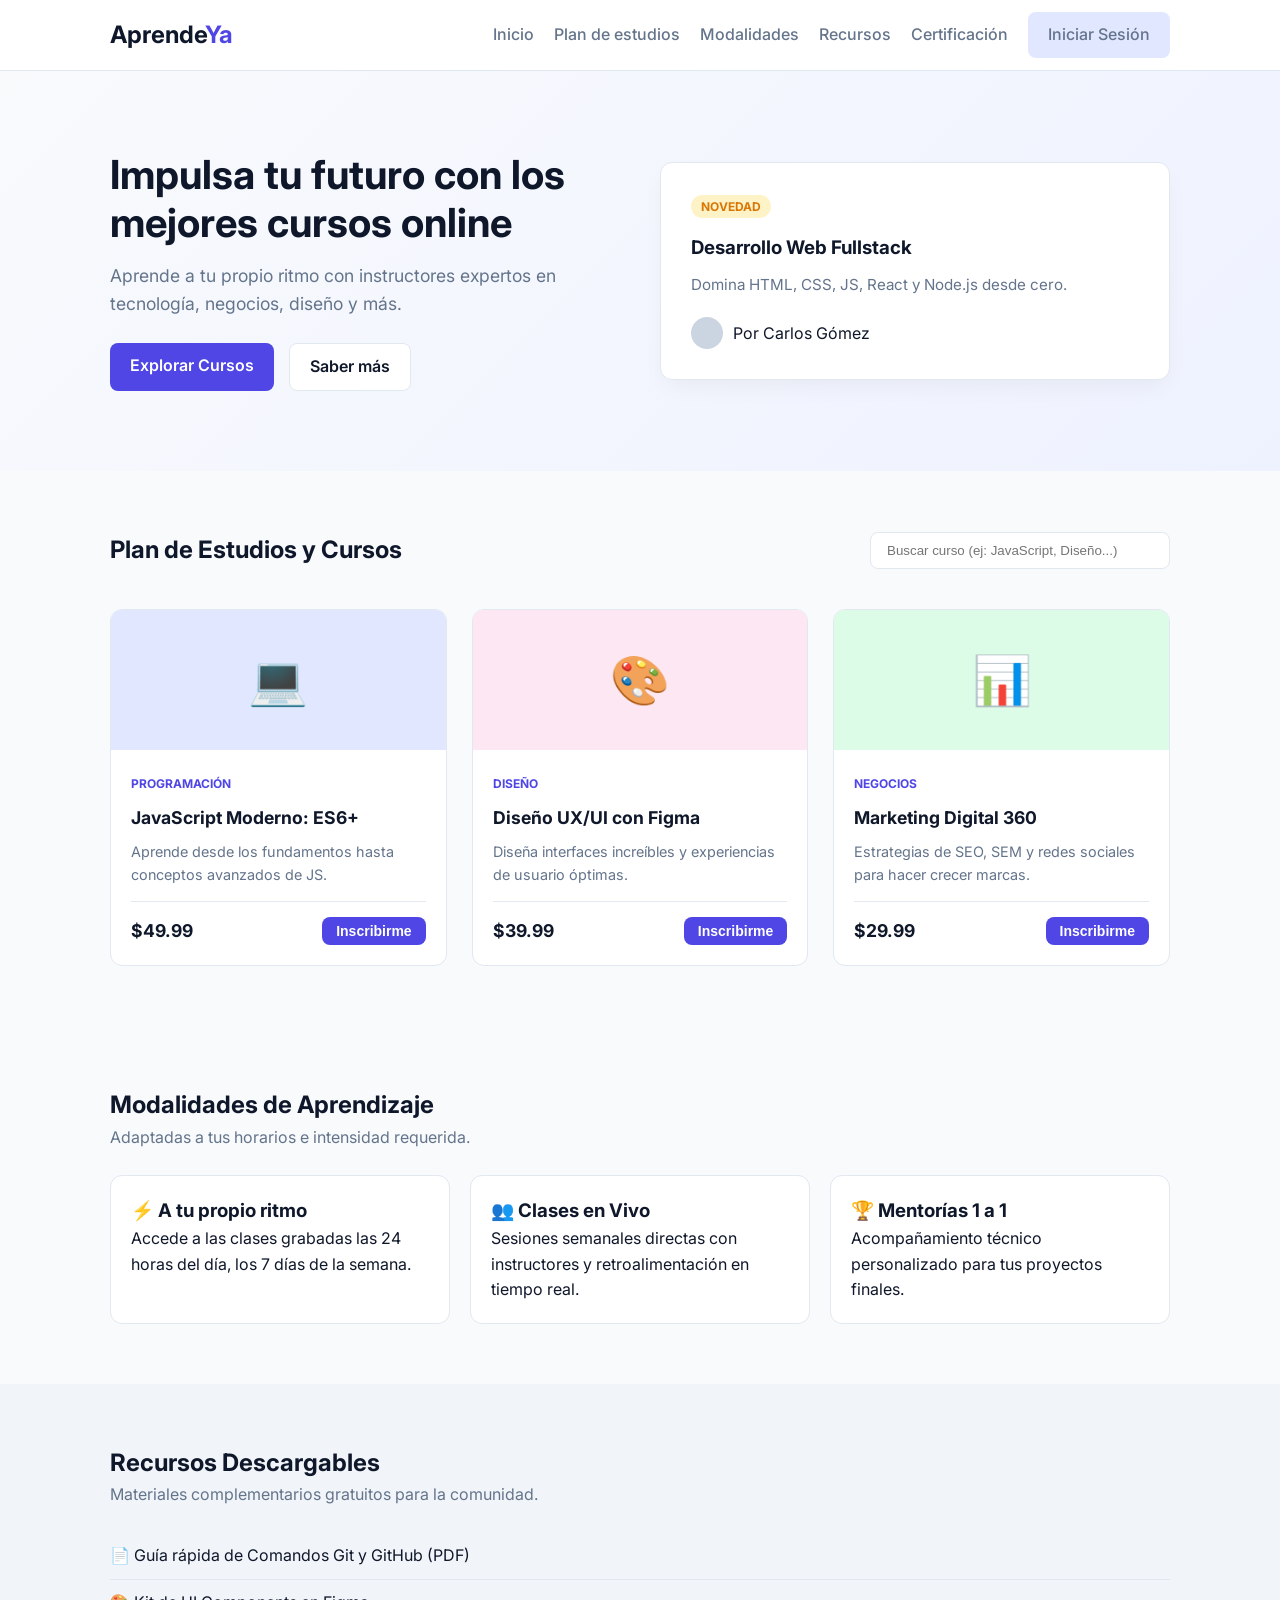
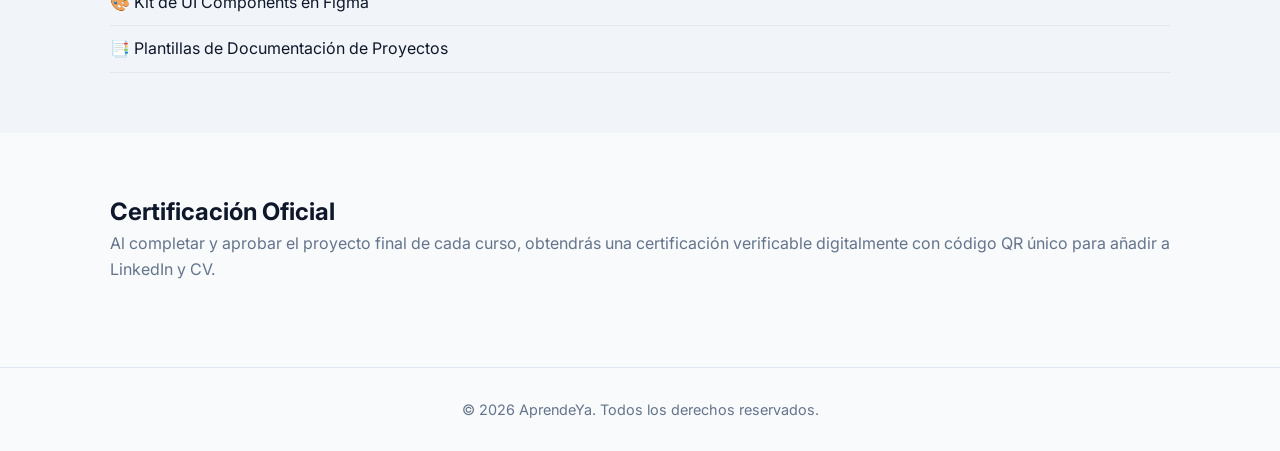
<file: index.html>
<!DOCTYPE html>
<html lang="es">
<head>
  <meta charset="UTF-8">
  <meta name="viewport" content="width=device-width, initial-scale=1.0">
  <title>AprendeYa - Plataforma de E-Learning</title>
  <link rel="stylesheet" href="style.css">
  <link href="https://fonts.googleapis.com/css2?family=Inter:wght@400;500;600;700&display=swap" rel="stylesheet">
</head>
<body>

  <!-- Navegación -->
  <header class="navbar">
    <div class="container nav-container">
      <a href="#inicio" class="logo">Aprende<span>Ya</span></a>
      <nav class="nav-links" id="navLinks">
        <a href="#inicio">Inicio</a>
        <a href="#plan-estudios">Plan de estudios</a>
        <a href="#modalidades">Modalidades</a>
        <a href="#recursos">Recursos</a>
        <a href="#certificacion">Certificación</a>
        
        <!-- Área dinámica de perfil / login -->
        <div id="userProfileArea" class="user-profile-area" style="display: none;">
          <div class="user-info">
            <span id="userName" class="user-name"></span>
            <span id="userRole" class="badge-role"></span>
          </div>
          <button id="btnLogout" class="btn btn-outline btn-sm">Cerrar Sesión</button>
        </div>

        <a href="login.html" id="btnLogin" class="btn btn-secondary">Iniciar Sesión</a>
      </nav>
      <button class="hamburger" id="hamburger" aria-label="Abrir menú">
        <span></span>
        <span></span>
        <span></span>
      </button>
    </div>
  </header>

  <!-- Inicio / Hero Section -->
  <section class="hero" id="inicio">
    <div class="container hero-container">
      <div class="hero-text">
        <h1>Impulsa tu futuro con los mejores cursos online</h1>
        <p>Aprende a tu propio ritmo con instructores expertos en tecnología, negocios, diseño y más.</p>
        <div class="hero-buttons">
          <a href="#plan-estudios" class="btn btn-primary">Explorar Cursos</a>
          <a href="#modalidades" class="btn btn-outline">Saber más</a>
        </div>
      </div>
      <div class="hero-card">
        <div class="card-preview">
          <span class="badge">Novedad</span>
          <h3>Desarrollo Web Fullstack</h3>
          <p>Domina HTML, CSS, JS, React y Node.js desde cero.</p>
          <div class="author">
            <div class="avatar"></div>
            <span>Por Carlos Gómez</span>
          </div>
        </div>
      </div>
    </div>
  </section>

  <!-- Plan de estudios (Cursos) -->
  <section class="courses" id="plan-estudios">
    <div class="container">
      <div class="section-header">
        <h2>Plan de Estudios y Cursos</h2>
        <input type="text" id="courseSearch" placeholder="Buscar curso (ej: JavaScript, Diseño...)" class="search-input">
      </div>

      <div class="courses-grid" id="coursesGrid">
        
        <article class="course-card" data-course-id="1">
          <div class="course-img" style="background-color: #e0e7ff;">💻</div>
          <div class="course-content">
            <span class="course-tag">Programación</span>
            <h3>JavaScript Moderno: ES6+</h3>
            <p>Aprende desde los fundamentos hasta conceptos avanzados de JS.</p>
            <div class="course-footer">
              <span class="price">$49.99</span>
              <button class="btn btn-sm btn-inscribir" data-course-name="JavaScript Moderno: ES6+">Inscribirme</button>
            </div>
          </div>
        </article>

        <article class="course-card" data-course-id="2">
          <div class="course-img" style="background-color: #fce7f3;">🎨</div>
          <div class="course-content">
            <span class="course-tag">Diseño</span>
            <h3>Diseño UX/UI con Figma</h3>
            <p>Diseña interfaces increíbles y experiencias de usuario óptimas.</p>
            <div class="course-footer">
              <span class="price">$39.99</span>
              <button class="btn btn-sm btn-inscribir" data-course-name="Diseño UX/UI con Figma">Inscribirme</button>
            </div>
          </div>
        </article>

        <article class="course-card" data-course-id="3">
          <div class="course-img" style="background-color: #dcfce7;">📊</div>
          <div class="course-content">
            <span class="course-tag">Negocios</span>
            <h3>Marketing Digital 360</h3>
            <p>Estrategias de SEO, SEM y redes sociales para hacer crecer marcas.</p>
            <div class="course-footer">
              <span class="price">$29.99</span>
              <button class="btn btn-sm btn-inscribir" data-course-name="Marketing Digital 360">Inscribirme</button>
            </div>
          </div>
        </article>

      </div>
    </div>
  </section>

  <!-- Modalidades -->
  <section class="section-padding" id="modalidades">
    <div class="container">
      <h2>Modalidades de Aprendizaje</h2>
      <p class="section-desc">Adaptadas a tus horarios e intensidad requerida.</p>
      <div class="features-grid">
        <div class="feature-card">
          <h3>⚡ A tu propio ritmo</h3>
          <p>Accede a las clases grabadas las 24 horas del día, los 7 días de la semana.</p>
        </div>
        <div class="feature-card">
          <h3>👥 Clases en Vivo</h3>
          <p>Sesiones semanales directas con instructores y retroalimentación en tiempo real.</p>
        </div>
        <div class="feature-card">
          <h3>🏆 Mentorías 1 a 1</h3>
          <p>Acompañamiento técnico personalizado para tus proyectos finales.</p>
        </div>
      </div>
    </div>
  </section>

  <!-- Recursos -->
  <section class="section-padding bg-alt" id="recursos">
    <div class="container">
      <h2>Recursos Descargables</h2>
      <p class="section-desc">Materiales complementarios gratuitos para la comunidad.</p>
      <ul class="resource-list">
        <li>📄 Guía rápida de Comandos Git y GitHub (PDF)</li>
        <li>🎨 Kit de UI Components en Figma</li>
        <li>📑 Plantillas de Documentación de Proyectos</li>
      </ul>
    </div>
  </section>

  <!-- Certificación -->
  <section class="section-padding" id="certificacion">
    <div class="container">
      <h2>Certificación Oficial</h2>
      <p class="section-desc">Al completar y aprobar el proyecto final de cada curso, obtendrás una certificación verificable digitalmente con código QR único para añadir a LinkedIn y CV.</p>
    </div>
  </section>

  <!-- Modal de Inscripción Reutilizable -->
  <div id="modalInscripcion" class="modal">
    <div class="modal-content">
      <span class="close-modal" id="closeModal">&times;</span>
      <h3>Formulario de Inscripción</h3>
      <p id="modalCourseTitle" class="modal-course-title"></p>
      
      <form id="enrollmentForm">
        <input type="hidden" id="enrollCourseId" name="courseId">
        
        <div class="form-group">
          <label for="enrollName">Nombre completo</label>
          <input type="text" id="enrollName" required placeholder="Tu nombre">
        </div>
        
        <div class="form-group">
          <label for="enrollEmail">Correo electrónico</label>
          <input type="email" id="enrollEmail" required placeholder="tu@correo.com">
        </div>

        <div id="mensajeInscripcion" class="mensaje-login"></div>

        <button type="submit" class="btn btn-primary btn-block">Confirmar Inscripción</button>
      </form>
    </div>
  </div>

  <!-- Footer -->
  <footer class="footer">
    <div class="container">
      <p>&copy; 2026 AprendeYa. Todos los derechos reservados.</p>
    </div>
  </footer>

  <script src="script.js"></script>
</body>
</html>
</file>
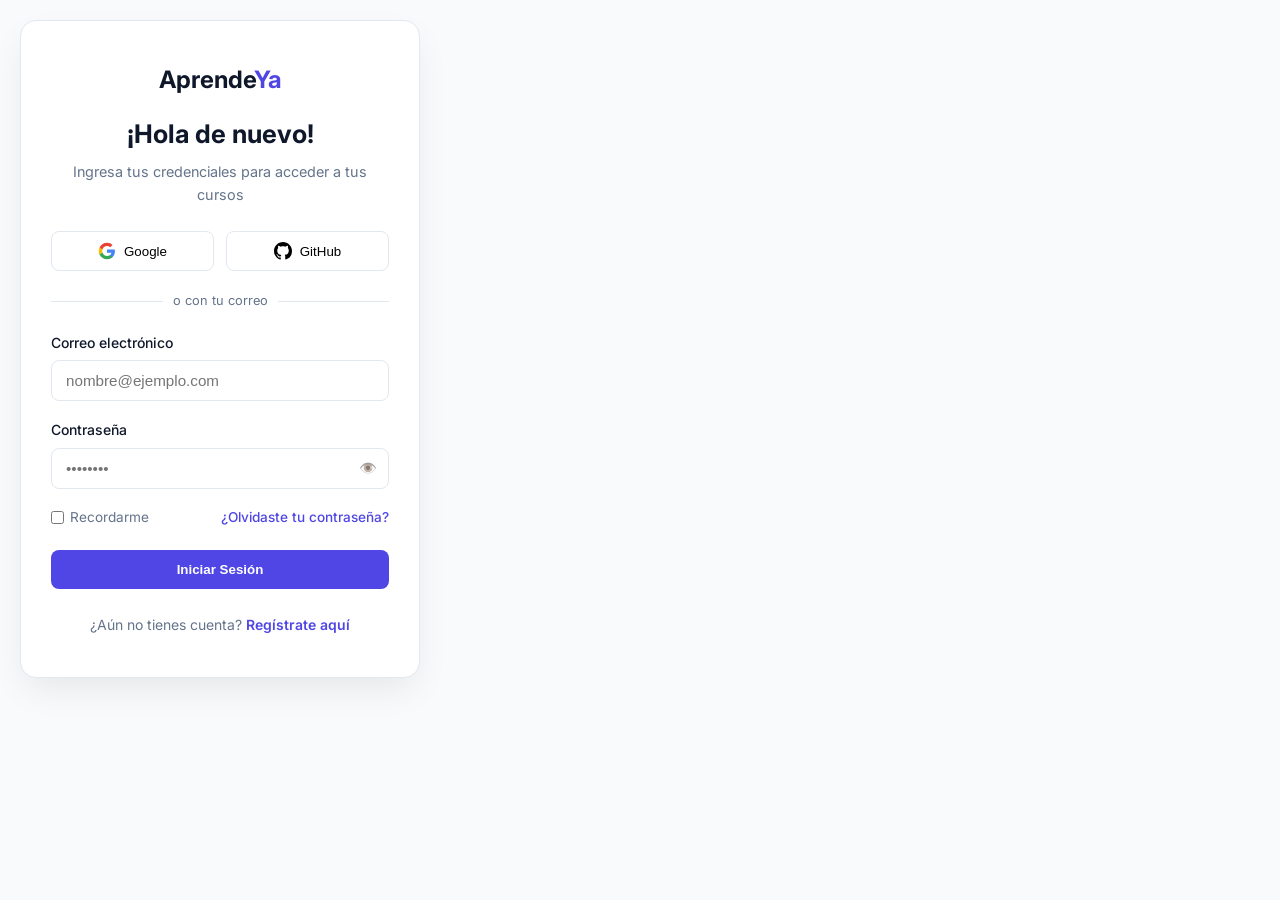
<file: login.html>
<!DOCTYPE html>
<html lang="es">
<head>
  <meta charset="UTF-8">
  <meta name="viewport" content="width=device-width, initial-scale=1.0">
  <title>Acceso y Registro - AprendeYa</title>
  <link rel="stylesheet" href="style.css">
  <link href="https://fonts.googleapis.com/css2?family=Inter:wght@400;500;600;700&display=swap" rel="stylesheet">
</head>
<body>

  <div class="login-container">
    <div class="login-card">
      
      <div class="login-header">
        <a href="index.html" class="logo">Aprende<span>Ya</span></a>
        <h2 id="authTitle">¡Hola de nuevo!</h2>
        <p id="authSubtitle">Ingresa tus credenciales para acceder a tus cursos</p>
      </div>

      <!-- Social Logins (Google y GitHub OAuth) -->
      <div class="social-login" id="socialAuthGroup">
        <button type="button" class="btn-social" id="btnGoogleAuth">
          <svg width="18" height="18" viewBox="0 0 24 24"><path fill="#4285F4" d="M22.56 12.25c0-.78-.07-1.53-.2-2.25H12v4.26h5.92c-.26 1.37-1.04 2.53-2.21 3.31v2.77h3.57c2.08-1.92 3.28-4.74 3.28-8.09z"/><path fill="#34A853" d="M12 23c2.97 0 5.46-.98 7.28-2.66l-3.57-2.77c-.98.66-2.23 1.06-3.71 1.06-2.86 0-5.29-1.93-6.16-4.53H2.18v2.84C3.99 20.53 7.7 23 12 23z"/><path fill="#FBBC05" d="M5.84 14.09c-.22-.66-.35-1.36-.35-2.09s.13-1.43.35-2.09V7.06H2.18C1.43 8.55 1 10.22 1 12s.43 3.45 1.18 4.94l2.85-2.22.81-.63z"/><path fill="#EA4335" d="M12 5.38c1.62 0 3.06.56 4.21 1.64l3.15-3.15C17.45 2.09 14.97 1 12 1 7.7 1 3.99 3.47 2.18 7.06l3.66 2.84c.87-2.6 3.3-4.52 6.16-4.52z"/></svg>
          Google
        </button>
        <button type="button" class="btn-social" id="btnGithubAuth">
          <svg width="18" height="18" viewBox="0 0 24 24" fill="currentColor"><path d="M12 0C5.37 0 0 5.37 0 12c0 5.31 3.435 9.795 8.205 11.385.6.105.825-.255.825-.57 0-.285-.015-1.23-.015-2.235-3.015.555-3.795-.735-4.035-1.41-.135-.345-.72-1.41-1.23-1.695-.42-.225-1.02-.78-.015-.795.945-.015 1.62.87 1.845 1.23 1.08 1.815 2.805 1.305 3.495.99.105-.78.42-1.305.765-1.605-2.67-.3-5.46-1.335-5.46-5.925 0-1.305.465-2.385 1.23-3.225-.12-.3-.54-1.53.12-3.18 0 0 1.005-.315 3.3 1.23.96-.27 1.98-.405 3-.405s2.04.135 3 .405c2.295-1.56 3.3-1.23 3.3-1.23.66 1.65.24 2.88.12 3.18.765.84 1.23 1.905 1.23 3.225 0 4.605-2.805 5.625-5.475 5.925.435.375.81 1.095.81 2.22 0 1.605-.015 2.895-.015 3.3 0 .315.225.69.825.57A12.02 12.02 0 0024 12c0-6.63-5.37-12-12-12z"/></svg>
          GitHub
        </button>
      </div>

      <div class="divider" id="socialDivider">
        <span>o con tu correo</span>
      </div>

      <div id="mensajeAuth" class="mensaje-login"></div>

      <!-- FORMULARIO 1: LOGIN -->
      <form id="loginForm" class="auth-form">
        <div class="form-group">
          <label for="loginEmail">Correo electrónico</label>
          <input type="email" id="loginEmail" placeholder="nombre@ejemplo.com" required>
        </div>

        <div class="form-group">
          <label for="loginPassword">Contraseña</label>
          <div class="password-wrapper">
            <input type="password" id="loginPassword" placeholder="••••••••" required>
            <button type="button" class="toggle-btn" data-target="loginPassword">👁️</button>
          </div>
        </div>

        <div class="form-options">
          <label class="remember-me">
            <input type="checkbox" id="remember">
            <span>Recordarme</span>
          </label>
          <a href="#" id="linkForgotPassword" class="forgot-password">¿Olvidaste tu contraseña?</a>
        </div>

        <button type="submit" class="btn btn-primary btn-block">Iniciar Sesión</button>
      </form>

      <!-- FORMULARIO 2: REGISTRO NUEVO USUARIO -->
      <form id="registerForm" class="auth-form" style="display: none;">
        <div class="form-group">
          <label for="regName">Nombre completo</label>
          <input type="text" id="regName" placeholder="Tu nombre completo" required>
        </div>

        <div class="form-group">
          <label for="regEmail">Correo electrónico</label>
          <input type="email" id="regEmail" placeholder="nombre@ejemplo.com" required>
        </div>

        <div class="form-group">
          <label for="regRole">Tipo de Usuario</label>
          <select id="regRole" class="form-control" required>
            <option value="estudiante">Estudiante</option>
            <option value="instructor">Instructor</option>
          </select>
        </div>

        <div class="form-group">
          <label for="regPassword">Contraseña</label>
          <div class="password-wrapper">
            <input type="password" id="regPassword" placeholder="••••••••" required>
            <button type="button" class="toggle-btn" data-target="regPassword">👁️</button>
          </div>
        </div>

        <button type="submit" class="btn btn-primary btn-block">Crear Cuenta</button>
      </form>

      <!-- FORMULARIO 3: RECUPERAR CONTRASEÑA -->
      <form id="forgotForm" class="auth-form" style="display: none;">
        <div class="form-group">
          <label for="forgotEmail">Correo electrónico registrado</label>
          <input type="email" id="forgotEmail" placeholder="nombre@ejemplo.com" required>
        </div>
        <button type="submit" class="btn btn-primary btn-block">Enviar enlace de recuperación</button>
      </form>

      <!-- Pie del Formulario -->
      <div class="login-footer">
        <p id="footerText">¿Aún no tienes cuenta? <a href="#" id="linkRegister">Regístrate aquí</a></p>
      </div>

    </div>
  </div>

  <script src="login.js"></script>
</body>
</html>
</file>
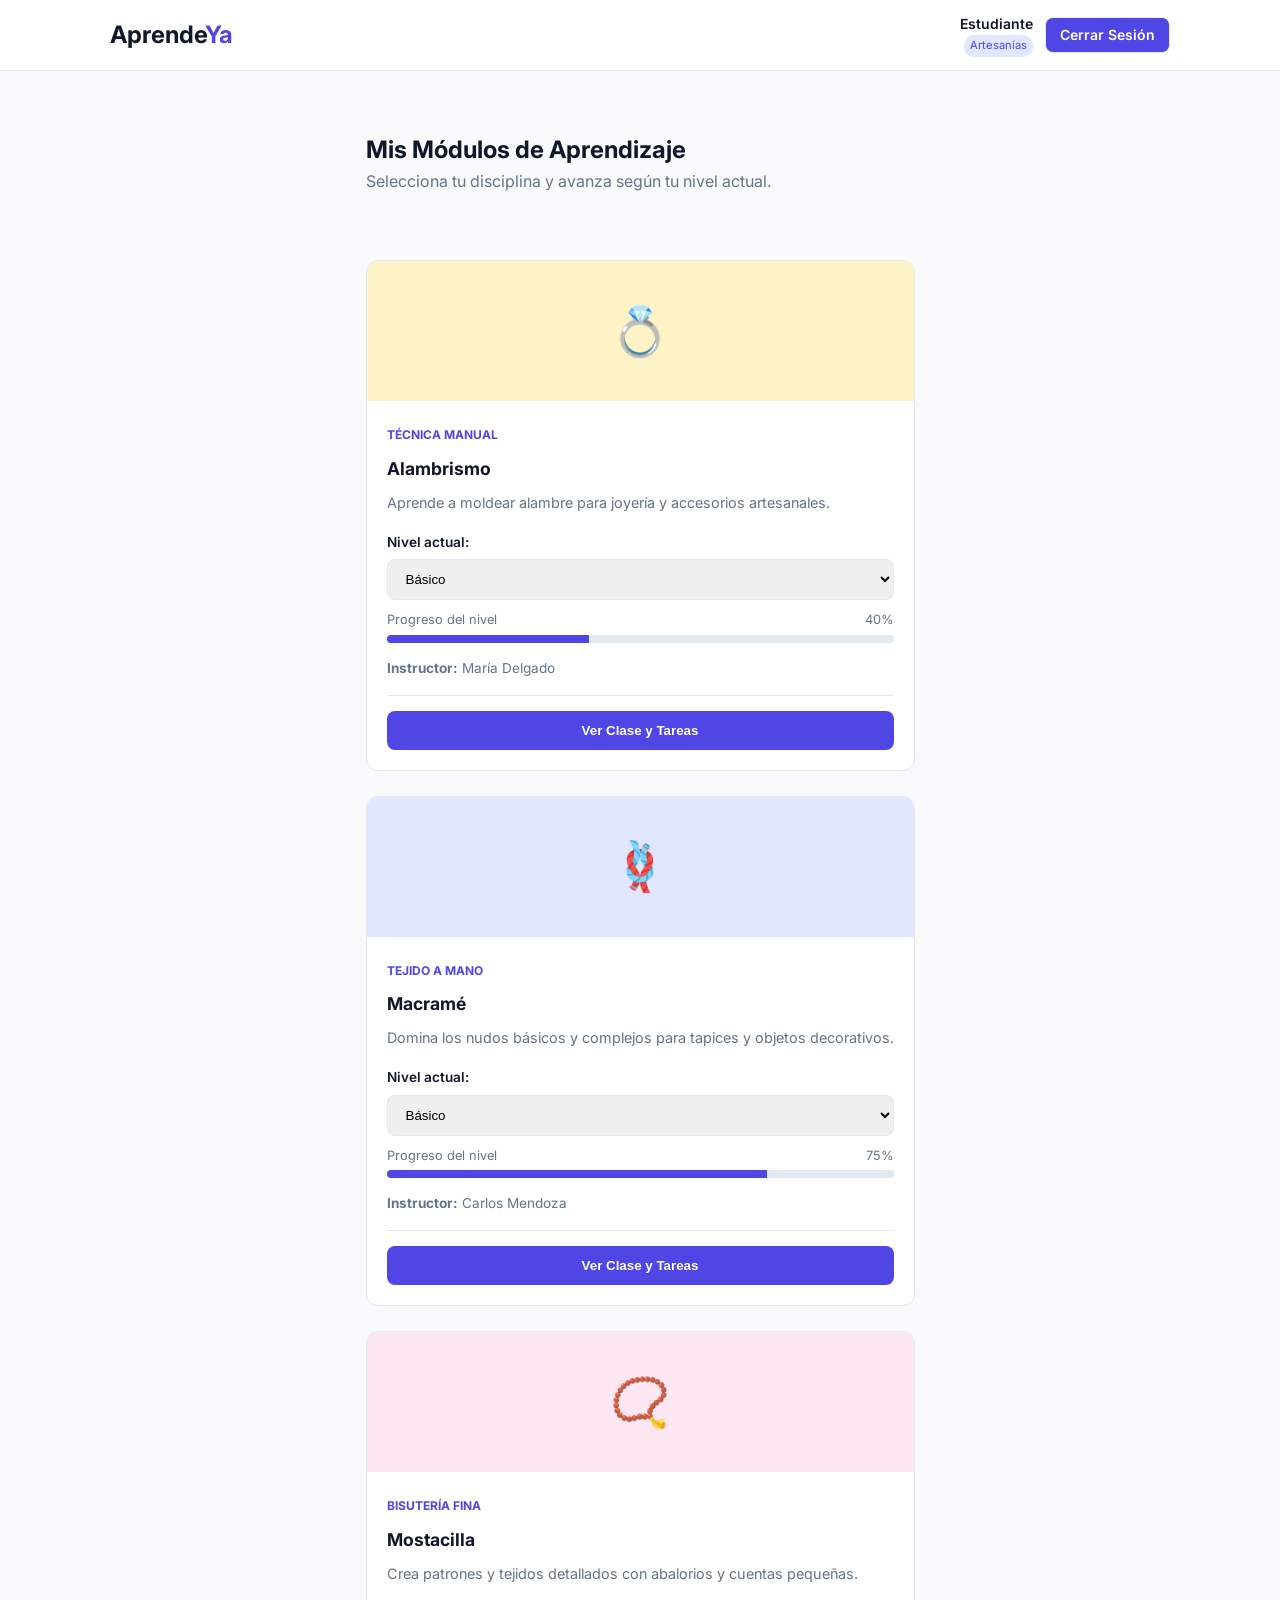
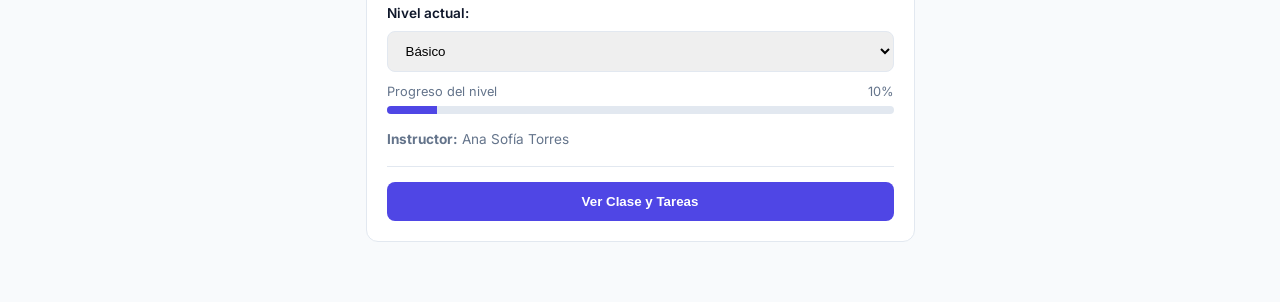
<file: RAIZA/Esrudiante.html>
<!DOCTYPE html>
<html lang="es">
<head>
  <meta charset="UTF-8">
  <meta name="viewport" content="width=device-width, initial-scale=1.0">
  <title>Panel del Estudiante - AprendeYa</title>
  <link rel="stylesheet" href="style.css">
  <link href="https://fonts.googleapis.com/css2?family=Inter:wght@400;500;600;700&display=swap" rel="stylesheet">
</head>
<body>

  <!-- Navegación -->
  <header class="navbar">
    <div class="container nav-container">
      <a href="index.html" class="logo">Aprende<span>Ya</span></a>
      <div class="user-profile-area">
        <div class="user-info">
          <span class="user-name">Estudiante</span>
          <span class="badge-role">Artesanías</span>
        </div>
        <a href="index.html" class="btn btn-outline btn-sm">Cerrar Sesión</a>
      </div>
    </div>
  </header>

  <!-- Contenido Principal -->
  <main class="container section-padding">
    <div class="section-header">
      <div>
        <h2>Mis Módulos de Aprendizaje</h2>
        <p class="section-desc">Selecciona tu disciplina y avanza según tu nivel actual.</p>
      </div>
    </div>

    <!-- Módulos de Aprendizaje -->
    <div class="courses-grid">

      <!-- Módulo 1: Alambrismo -->
      <article class="course-card">
        <div class="course-img" style="background-color: #fef3c7;">💍</div>
        <div class="course-content">
          <span class="course-tag">Técnica Manual</span>
          <h3>Alambrismo</h3>
          <p>Aprende a moldear alambre para joyería y accesorios artesanales.</p>

          <!-- Niveles y Progreso -->
          <div style="margin-top: 15px;">
            <label for="level-alambrismo" style="font-size: 0.85rem; font-weight: 600;">Nivel actual:</label>
            <select id="level-alambrismo" class="form-control" style="margin-top: 5px; margin-bottom: 10px;">
              <option value="basico">Básico</option>
              <option value="intermedio">Intermedio</option>
              <option value="avanzado">Avanzado</option>
            </select>

            <div style="font-size: 0.8rem; color: var(--text-muted); display: flex; justify-content: space-between; margin-bottom: 4px;">
              <span>Progreso del nivel</span>
              <span>40%</span>
            </div>
            <div style="width: 100%; background: var(--border-color); height: 8px; border-radius: 4px; overflow: hidden; margin-bottom: 15px;">
              <div style="width: 40%; background: var(--primary); height: 100%;"></div>
            </div>
          </div>

          <p style="font-size: 0.85rem;"><strong>Instructor:</strong> María Delgado</p>
          
          <div class="course-footer" style="margin-top: 15px;">
            <button class="btn btn-primary btn-block" onclick="abrirModal('Alambrismo', 'María Delgado')">Ver Clase y Tareas</button>
          </div>
        </div>
      </article>

      <!-- Módulo 2: Macramé -->
      <article class="course-card">
        <div class="course-img" style="background-color: #e0e7ff;">🪢</div>
        <div class="course-content">
          <span class="course-tag">Tejido a Mano</span>
          <h3>Macramé</h3>
          <p>Domina los nudos básicos y complejos para tapices y objetos decorativos.</p>

          <!-- Niveles y Progreso -->
          <div style="margin-top: 15px;">
            <label for="level-macrame" style="font-size: 0.85rem; font-weight: 600;">Nivel actual:</label>
            <select id="level-macrame" class="form-control" style="margin-top: 5px; margin-bottom: 10px;">
              <option value="basico" selected>Básico</option>
              <option value="intermedio">Intermedio</option>
              <option value="avanzado">Avanzado</option>
            </select>

            <div style="font-size: 0.8rem; color: var(--text-muted); display: flex; justify-content: space-between; margin-bottom: 4px;">
              <span>Progreso del nivel</span>
              <span>75%</span>
            </div>
            <div style="width: 100%; background: var(--border-color); height: 8px; border-radius: 4px; overflow: hidden; margin-bottom: 15px;">
              <div style="width: 75%; background: var(--primary); height: 100%;"></div>
            </div>
          </div>

          <p style="font-size: 0.85rem;"><strong>Instructor:</strong> Carlos Mendoza</p>

          <div class="course-footer" style="margin-top: 15px;">
            <button class="btn btn-primary btn-block" onclick="abrirModal('Macramé', 'Carlos Mendoza')">Ver Clase y Tareas</button>
          </div>
        </div>
      </article>

      <!-- Módulo 3: Mostacilla -->
      <article class="course-card">
        <div class="course-img" style="background-color: #fce7f3;">📿</div>
        <div class="course-content">
          <span class="course-tag">Bisutería Fina</span>
          <h3>Mostacilla</h3>
          <p>Crea patrones y tejidos detallados con abalorios y cuentas pequeñas.</p>

          <!-- Niveles y Progreso -->
          <div style="margin-top: 15px;">
            <label for="level-mostacilla" style="font-size: 0.85rem; font-weight: 600;">Nivel actual:</label>
            <select id="level-mostacilla" class="form-control" style="margin-top: 5px; margin-bottom: 10px;">
              <option value="basico">Básico</option>
              <option value="intermedio">Intermedio</option>
              <option value="avanzado">Avanzado</option>
            </select>

            <div style="font-size: 0.8rem; color: var(--text-muted); display: flex; justify-content: space-between; margin-bottom: 4px;">
              <span>Progreso del nivel</span>
              <span>10%</span>
            </div>
            <div style="width: 100%; background: var(--border-color); height: 8px; border-radius: 4px; overflow: hidden; margin-bottom: 15px;">
              <div style="width: 10%; background: var(--primary); height: 100%;"></div>
            </div>
          </div>

          <p style="font-size: 0.85rem;"><strong>Instructor:</strong> Ana Sofía Torres</p>

          <div class="course-footer" style="margin-top: 15px;">
            <button class="btn btn-primary btn-block" onclick="abrirModal('Mostacilla', 'Ana Sofía Torres')">Ver Clase y Tareas</button>
          </div>
        </div>
      </article>

    </div>
  </main>

  <!-- Modal para Clase, Tareas, Notas y Comentarios -->
  <div id="modalClase" class="modal">
    <div class="modal-content" style="max-width: 600px;">
      <span class="close-modal" onclick="cerrarModal()">&times;</span>
      
      <h3 id="modalTituloModulo" class="modal-course-title">Módulo</h3>
      <p style="font-size: 0.9rem; margin-bottom: 15px;"><strong>Instructor asignado:</strong> <span id="modalInstructor">--</span></p>

      <hr style="border: 0; border-top: 1px solid var(--border-color); margin-bottom: 15px;">

      <!-- Sección de Tarea -->
      <div style="margin-bottom: 20px;">
        <h4>📋 Tarea Pendiente</h4>
        <p id="modalTareaTexto" style="font-size: 0.9rem; color: var(--text-muted); margin: 5px 0 10px;">
          Realizar el proyecto práctico del nivel seleccionado y subir el enlace del resultado.
        </p>
        <input type="text" class="form-control" placeholder="Pega aquí el enlace a tu entrega (Google Drive / Foto)..." style="margin-bottom: 8px;">
        <button class="btn btn-sm" onclick="alert('Tarea entregada con éxito')">Entregar Tarea</button>
      </div>

      <!-- Notas del Instructor -->
      <div style="margin-bottom: 20px; background: var(--bg-color); padding: 12px; border-radius: 8px;">
        <h4 style="font-size: 0.9rem;">📝 Notas del Instructor</h4>
        <p style="font-size: 0.85rem; color: var(--text-muted); margin-top: 5px;">
          "Recuerda mantener la tensión uniforme en los hilos/alambres para evitar imperfecciones en el tejido final."
        </p>
      </div>

      <!-- Comentarios e Inquietudes -->
      <div>
        <h4>💬 Preguntas y Comentarios de la Clase</h4>
        <div style="max-height: 120px; overflow-y: auto; background: var(--bg-color); padding: 10px; border-radius: 8px; margin: 10px 0;">
          <p style="font-size: 0.8rem; margin-bottom: 6px;"><strong>Tú:</strong> ¿Qué calibre de alambre se recomienda para comenzar?</p>
          <p style="font-size: 0.8rem; color: var(--primary);"><strong>Instructor:</strong> Hola, para nivel básico recomendamos calibre 20 o 22.</p>
        </div>
        <div style="display: flex; gap: 8px;">
          <input type="text" class="form-control" placeholder="Escribe tu duda sobre la clase...">
          <button class="btn btn-primary btn-sm">Enviar</button>
        </div>
      </div>

    </div>
  </div>

  <script>
    function abrirModal(modulo, instructor) {
      document.getElementById('modalTituloModulo').textContent = 'Módulo: ' + modulo;
      document.getElementById('modalInstructor').textContent = instructor;
      document.getElementById('modalClase').style.display = 'block';
    }

    function cerrarModal() {
      document.getElementById('modalClase').style.display = 'none';
    }

    // Cerrar el modal al hacer clic fuera
    window.onclick = function(event) {
      const modal = document.getElementById('modalClase');
      if (event.target === modal) {
        cerrarModal();
      }
    }
  </script>
</body>
</html>
</file>
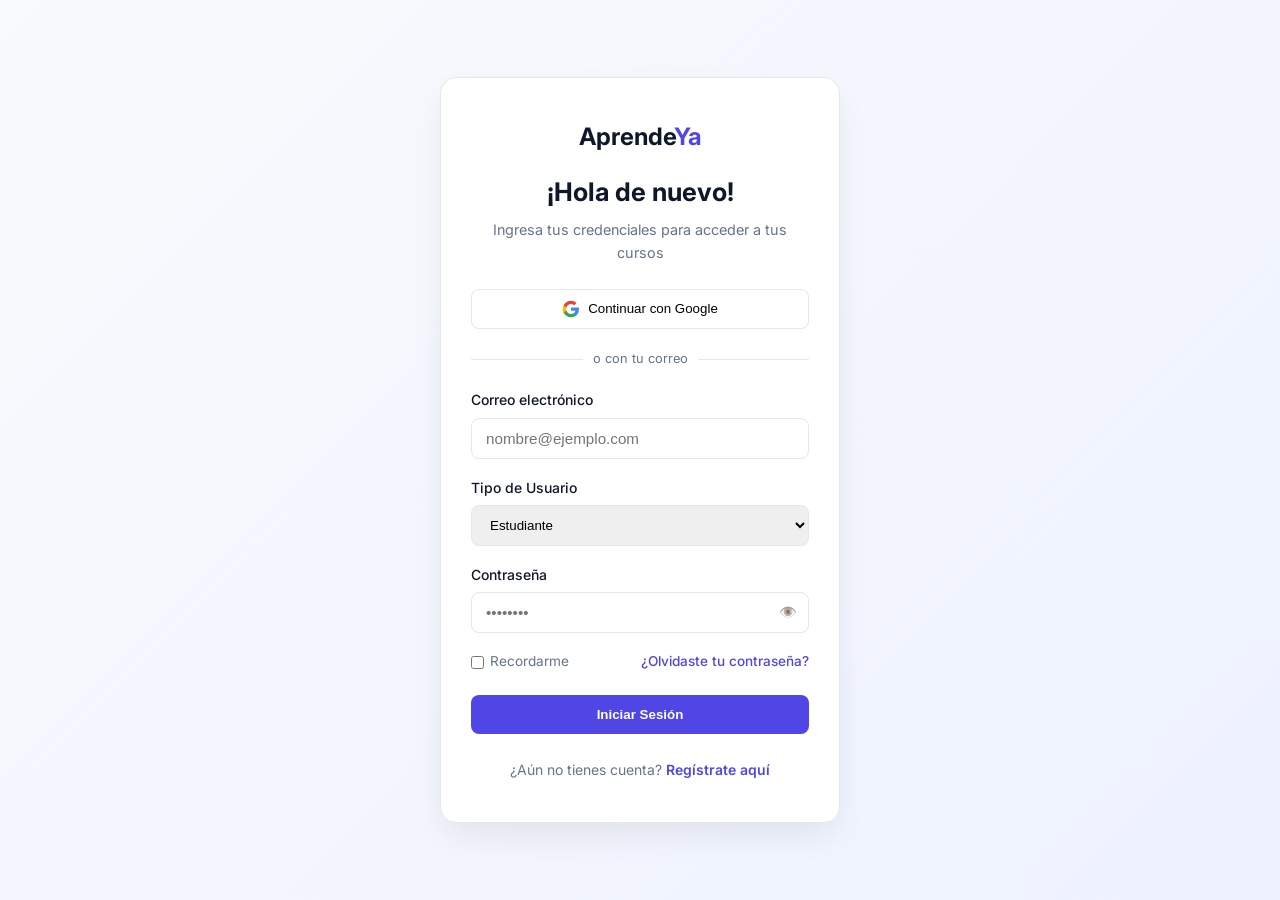
<file: RAIZA/login.html>
<!DOCTYPE html>
<html lang="es">
<head>
  <meta charset="UTF-8">
  <meta name="viewport" content="width=device-width, initial-scale=1.0">
  <title>Acceso y Registro - AprendeYa</title>
  <link rel="stylesheet" href="style.css">
  <link href="https://fonts.googleapis.com/css2?family=Inter:wght@400;500;600;700&display=swap" rel="stylesheet">
</head>
<body class="login-page-body">

  <div class="login-container">
    <div class="login-card">
      
      <div class="login-header">
        <a href="index.html" class="logo">Aprende<span>Ya</span></a>
        <h2 id="authTitle">¡Hola de nuevo!</h2>
        <p id="authSubtitle">Ingresa tus credenciales para acceder a tus cursos</p>
      </div>

      <!-- Social Login (Únicamente Google OAuth) -->
      <div class="social-login" id="socialAuthGroup">
        <button type="button" class="btn-social" id="btnGoogleAuth">
          <svg width="18" height="18" viewBox="0 0 24 24"><path fill="#4285F4" d="M22.56 12.25c0-.78-.07-1.53-.2-2.25H12v4.26h5.92c-.26 1.37-1.04 2.53-2.21 3.31v2.77h3.57c2.08-1.92 3.28-4.74 3.28-8.09z"/><path fill="#34A853" d="M12 23c2.97 0 5.46-.98 7.28-2.66l-3.57-2.77c-.98.66-2.23 1.06-3.71 1.06-2.86 0-5.29-1.93-6.16-4.53H2.18v2.84C3.99 20.53 7.7 23 12 23z"/><path fill="#FBBC05" d="M5.84 14.09c-.22-.66-.35-1.36-.35-2.09s.13-1.43.35-2.09V7.06H2.18C1.43 8.55 1 10.22 1 12s.43 3.45 1.18 4.94l2.85-2.22.81-.63z"/><path fill="#EA4335" d="M12 5.38c1.62 0 3.06.56 4.21 1.64l3.15-3.15C17.45 2.09 14.97 1 12 1 7.7 1 3.99 3.47 2.18 7.06l3.66 2.84c.87-2.6 3.3-4.52 6.16-4.52z"/></svg>
          Continuar con Google
        </button>
      </div>

      <div class="divider" id="socialDivider">
        <span>o con tu correo</span>
      </div>

      <div id="mensajeAuth" class="mensaje-login"></div>

      <!-- FORMULARIO 1: LOGIN -->
      <form id="loginForm" class="auth-form">
        <div class="form-group">
          <label for="loginEmail">Correo electrónico</label>
          <input type="email" id="loginEmail" placeholder="nombre@ejemplo.com" required>
        </div>

        <div class="form-group">
          <label for="loginRole">Tipo de Usuario</label>
          <select id="loginRole" class="form-control" required>
            <option value="estudiante">Estudiante</option>
            <option value="admin">Administrador</option>
          </select>
        </div>

        <div class="form-group">
          <label for="loginPassword">Contraseña</label>
          <div class="password-wrapper">
            <input type="password" id="loginPassword" placeholder="••••••••" required>
            <button type="button" class="toggle-btn" data-target="loginPassword">👁️</button>
          </div>
        </div>

        <div class="form-options">
          <label class="remember-me">
            <input type="checkbox" id="remember">
            <span>Recordarme</span>
          </label>
          <a href="#" id="linkForgotPassword" class="forgot-password">¿Olvidaste tu contraseña?</a>
        </div>

        <button type="submit" class="btn btn-primary btn-block">Iniciar Sesión</button>
      </form>

      <!-- FORMULARIO 2: REGISTRO NUEVO USUARIO -->
      <form id="registerForm" class="auth-form" style="display: none;">
        <div class="form-group">
          <label for="regName">Nombre completo</label>
          <input type="text" id="regName" placeholder="Tu nombre completo" required>
        </div>

        <div class="form-group">
          <label for="regEmail">Correo electrónico</label>
          <input type="email" id="regEmail" placeholder="nombre@ejemplo.com" required>
        </div>

        <div class="form-group">
          <label for="regRole">Tipo de Usuario</label>
          <select id="regRole" class="form-control" required>
            <option value="estudiante">Estudiante</option>
            <option value="instructor">Instructor</option>
            <option value="admin">Administrador</option>
          </select>
        </div>

        <div class="form-group">
          <label for="regPassword">Contraseña</label>
          <div class="password-wrapper">
            <input type="password" id="regPassword" placeholder="••••••••" required>
            <button type="button" class="toggle-btn" data-target="regPassword">👁️</button>
          </div>
        </div>

        <button type="submit" class="btn btn-primary btn-block">Crear Cuenta</button>
      </form>

      <!-- FORMULARIO 3: RECUPERAR CONTRASEÑA -->
      <form id="forgotForm" class="auth-form" style="display: none;">
        <div class="form-group">
          <label for="forgotEmail">Correo electrónico registrado</label>
          <input type="email" id="forgotEmail" placeholder="nombre@ejemplo.com" required>
        </div>
        <button type="submit" class="btn btn-primary btn-block">Enviar enlace de recuperación</button>
      </form>

      <!-- Pie del Formulario -->
      <div class="login-footer">
        <p id="footerText">¿Aún no tienes cuenta? <a href="#" id="linkRegister">Regístrate aquí</a></p>
      </div>

    </div>
  </div>

  <script src="login.js"></script>
</body>
</html>
</file>
<file: style.css>
/* Variables y Configuración Básica */
:root {
  --primary: #4f46e5;
  --primary-hover: #4338ca;
  --bg-color: #f8fafc;
  --surface: #ffffff;
  --text-main: #0f172a;
  --text-muted: #64748b;
  --border-color: #e2e8f0;
  --radius: 12px;
}

* {
  box-sizing: border-box;
  margin: 0;
  padding: 0;
}

body {
  font-family: 'Inter', sans-serif;
  background-color: var(--bg-color);
  color: var(--text-main);
  line-height: 1.6;
}

/* Solo para centrar el formulario de login.html */
body.login-page-body {
  min-height: 100vh;
  display: flex;
  align-items: center;
  justify-content: center;
  background: linear-gradient(135deg, #f8fafc 0%, #eef2ff 100%);
}

.container {
  max-width: 1100px;
  margin: 0 auto;
  padding: 0 20px;
}

/* Botones */
.btn {
  display: inline-block;
  padding: 10px 20px;
  border-radius: 8px;
  text-decoration: none;
  font-weight: 600;
  cursor: pointer;
  border: none;
  transition: all 0.2s ease;
}

.btn-primary { background: var(--primary); color: white; }
.btn-primary:hover { background: var(--primary-hover); }

.btn-secondary { background: #e0e7ff; color: var(--primary); }
.btn-secondary:hover { background: #c7d2fe; }

.btn-outline { border: 1px solid var(--border-color); color: var(--text-main); background: white; }
.btn-outline:hover { background: #f1f5f9; }

.btn-sm { padding: 6px 14px; font-size: 0.875rem; background: var(--primary); color: white; }

/* Navbar */
.navbar {
  background: var(--surface);
  border-bottom: 1px solid var(--border-color);
  position: sticky;
  top: 0;
  z-index: 100;
}

.nav-container {
  display: flex;
  justify-content: space-between;
  align-items: center;
  height: 70px;
}

.logo {
  font-size: 1.5rem;
  font-weight: 700;
  color: var(--text-main);
  text-decoration: none;
}
.logo span { color: var(--primary); }

.nav-links {
  display: flex;
  gap: 20px;
  align-items: center;
}

.nav-links a {
  text-decoration: none;
  color: var(--text-muted);
  font-weight: 500;
}

.nav-links a:hover { color: var(--primary); }

.hamburger {
  display: none;
  flex-direction: column;
  gap: 5px;
  background: none;
  border: none;
  cursor: pointer;
}

.hamburger span {
  width: 25px;
  height: 3px;
  background: var(--text-main);
  border-radius: 2px;
}

/* Hero Section */
.hero {
  padding: 80px 0;
  background: linear-gradient(135deg, #f8fafc 0%, #eef2ff 100%);
}

.hero-container {
  display: grid;
  grid-template-columns: 1fr 1fr;
  gap: 40px;
  align-items: center;
}

.hero-text h1 {
  font-size: 2.5rem;
  line-height: 1.2;
  margin-bottom: 15px;
}

.hero-text p {
  color: var(--text-muted);
  font-size: 1.1rem;
  margin-bottom: 25px;
}

.hero-buttons {
  display: flex;
  gap: 15px;
}

.hero-card {
  background: var(--surface);
  padding: 30px;
  border-radius: var(--radius);
  box-shadow: 0 10px 25px -5px rgba(0, 0, 0, 0.05);
  border: 1px solid var(--border-color);
}

.badge {
  background: #fef3c7;
  color: #d97706;
  padding: 4px 10px;
  border-radius: 20px;
  font-size: 0.75rem;
  font-weight: 700;
  text-transform: uppercase;
}

.card-preview h3 { margin: 15px 0 10px; }
.card-preview p { color: var(--text-muted); font-size: 0.95rem; }

.author {
  display: flex;
  align-items: center;
  gap: 10px;
  margin-top: 20px;
}

.avatar {
  width: 32px;
  height: 32px;
  background: #cbd5e1;
  border-radius: 50%;
}

/* Cursos */
.courses { padding: 60px 0; }

.section-header {
  display: flex;
  justify-content: space-between;
  align-items: center;
  margin-bottom: 40px;
  flex-wrap: wrap;
  gap: 20px;
}

.search-input {
  padding: 10px 16px;
  border: 1px solid var(--border-color);
  border-radius: 8px;
  outline: none;
  width: 100%;
  max-width: 300px;
}

.search-input:focus { border-color: var(--primary); }

.courses-grid {
  display: grid;
  grid-template-columns: repeat(auto-fit, minmax(280px, 1fr));
  gap: 25px;
}

.course-card {
  background: var(--surface);
  border-radius: var(--radius);
  border: 1px solid var(--border-color);
  overflow: hidden;
  transition: transform 0.2s, box-shadow 0.2s;
}

.course-card:hover {
  transform: translateY(-5px);
  box-shadow: 0 10px 20px rgba(0,0,0,0.05);
}

.course-img {
  height: 140px;
  display: flex;
  align-items: center;
  justify-content: center;
  font-size: 3rem;
}

.course-content { padding: 20px; }

.course-tag {
  font-size: 0.75rem;
  color: var(--primary);
  font-weight: 700;
  text-transform: uppercase;
}

.course-content h3 { font-size: 1.1rem; margin: 8px 0; }
.course-content p { color: var(--text-muted); font-size: 0.9rem; margin-bottom: 15px; }

.course-footer {
  display: flex;
  justify-content: space-between;
  align-items: center;
  border-top: 1px solid var(--border-color);
  padding-top: 15px;
}

.price { font-weight: 700; font-size: 1.1rem; }

/* Secciones Informativas del Index */
.section-padding { padding: 60px 0; }
.bg-alt { background-color: #f1f5f9; }
.section-desc { color: var(--text-muted); margin-bottom: 25px; }

.features-grid {
  display: grid;
  grid-template-columns: repeat(auto-fit, minmax(250px, 1fr));
  gap: 20px;
}

.feature-card {
  background: var(--surface);
  padding: 20px;
  border-radius: var(--radius);
  border: 1px solid var(--border-color);
}

.resource-list {
  list-style: none;
}

.resource-list li {
  padding: 10px 0;
  border-bottom: 1px solid var(--border-color);
}

/* Área de Estado de Usuario en Navbar */
.user-profile-area {
  display: flex;
  align-items: center;
  gap: 12px;
}

.user-info {
  display: flex;
  flex-direction: column;
  align-items: flex-end;
}

.user-name {
  font-size: 0.875rem;
  font-weight: 600;
}

.badge-role {
  font-size: 0.7rem;
  background: #e0e7ff;
  color: var(--primary);
  padding: 2px 6px;
  border-radius: 10px;
  text-transform: capitalize;
}

/* Modales */
.modal {
  display: none;
  position: fixed;
  z-index: 200;
  left: 0; top: 0;
  width: 100%; height: 100%;
  background-color: rgba(0, 0, 0, 0.5);
}

.modal-content {
  background-color: var(--surface);
  margin: 10% auto;
  padding: 30px;
  border-radius: var(--radius);
  max-width: 450px;
  position: relative;
}

.close-modal {
  position: absolute;
  right: 20px; top: 15px;
  font-size: 1.5rem;
  cursor: pointer;
}

.modal-course-title {
  color: var(--primary);
  font-weight: 600;
  margin-bottom: 15px;
}

.form-control {
  width: 100%;
  padding: 11px 14px;
  border: 1px solid var(--border-color);
  border-radius: 8px;
}

/* Footer */
.footer {
  text-align: center;
  padding: 30px 0;
  border-top: 1px solid var(--border-color);
  color: var(--text-muted);
  font-size: 0.9rem;
}

/* Login Card y Formulario */
.login-container {
  width: 100%;
  max-width: 440px;
  padding: 20px;
}

.login-card {
  background: var(--surface);
  border-radius: 16px;
  padding: 40px 30px;
  border: 1px solid var(--border-color);
  box-shadow: 0 15px 35px -5px rgba(0, 0, 0, 0.08);
}

.login-header {
  text-align: center;
  margin-bottom: 25px;
}

.login-header h2 { font-size: 1.6rem; margin-top: 15px; }
.login-header p { color: var(--text-muted); font-size: 0.9rem; margin-top: 5px; }

.social-login { display: flex; gap: 12px; margin-bottom: 20px; }

.btn-social {
  flex: 1;
  display: flex;
  align-items: center;
  justify-content: center;
  gap: 8px;
  padding: 10px;
  background: var(--surface);
  border: 1px solid var(--border-color);
  border-radius: 8px;
  font-weight: 500;
  cursor: pointer;
  transition: background 0.2s;
}

.btn-social:hover { background: #f1f5f9; }

.divider {
  display: flex;
  align-items: center;
  text-align: center;
  color: var(--text-muted);
  font-size: 0.8rem;
  margin-bottom: 20px;
}

.divider::before, .divider::after {
  content: '';
  flex: 1;
  border-bottom: 1px solid var(--border-color);
}

.divider span { padding: 0 10px; }

.form-group { margin-bottom: 18px; }
.form-group label { display: block; font-size: 0.875rem; font-weight: 500; margin-bottom: 6px; }

.form-group input[type="email"],
.form-group input[type="password"] {
  width: 100%;
  padding: 11px 14px;
  border: 1px solid var(--border-color);
  border-radius: 8px;
  font-size: 0.95rem;
  outline: none;
}

.password-wrapper { position: relative; display: flex; align-items: center; }

.toggle-btn {
  position: absolute;
  right: 12px;
  background: none;
  border: none;
  cursor: pointer;
  font-size: 0.9rem;
  opacity: 0.6;
}

.form-options {
  display: flex;
  justify-content: space-between;
  align-items: center;
  font-size: 0.85rem;
  margin-bottom: 22px;
}

.remember-me { display: flex; align-items: center; gap: 6px; cursor: pointer; color: var(--text-muted); }
.forgot-password { color: var(--primary); text-decoration: none; font-weight: 500; }
.btn-block { width: 100%; padding: 12px; }

.login-footer {
  text-align: center;
  margin-top: 25px;
  font-size: 0.875rem;
  color: var(--text-muted);
}

.login-footer a { color: var(--primary); text-decoration: none; font-weight: 600; }

.mensaje-login {
  display: none;
  margin-bottom: 16px;
  padding: 10px 12px;
  border-radius: 8px;
  font-size: 0.85rem;
  background: #f8d7da;
  color: #842029;
}

.mensaje-login.error { display: block; }

/* Responsivo */
@media (max-width: 768px) {
  .hero-container { grid-template-columns: 1fr; text-align: center; }
  .hero-buttons { justify-content: center; }
  .hamburger { display: flex; }
  .nav-links {
    display: none;
    position: absolute;
    top: 70px;
    left: 0;
    width: 100%;
    background: var(--surface);
    flex-direction: column;
    padding: 20px;
    border-bottom: 1px solid var(--border-color);
  }
  .nav-links.active { display: flex; }
}
</file>
<file: RAIZA/style.css>
/* Variables y Configuración Básica */
:root {
  --primary: #4f46e5;
  --primary-hover: #4338ca;
  --bg-color: #f8fafc;
  --surface: #ffffff;
  --text-main: #0f172a;
  --text-muted: #64748b;
  --border-color: #e2e8f0;
  --radius: 12px;
}

* {
  box-sizing: border-box;
  margin: 0;
  padding: 0;
}

body {
  font-family: 'Inter', sans-serif;
  background-color: var(--bg-color);
  color: var(--text-main);
  line-height: 1.6;
  min-height: 100vh;
  display: flex;
  flex-direction: column;
}

/* Centrado global para la página de login / registro / recuperar */
body.login-page-body {
  justify-content: center;
  align-items: center;
  background: linear-gradient(135deg, #f8fafc 0%, #eef2ff 100%);
}

.container {
  max-width: 1100px;
  margin: 0 auto;
  padding: 0 20px;
}

/* Botones */
.btn {
  display: inline-block;
  padding: 10px 20px;
  border-radius: 8px;
  text-decoration: none;
  font-weight: 600;
  cursor: pointer;
  border: none;
  transition: all 0.2s ease;
}

.btn-primary { background: var(--primary); color: white; }
.btn-primary:hover { background: var(--primary-hover); }

.btn-secondary { background: #e0e7ff; color: var(--primary); }
.btn-secondary:hover { background: #c7d2fe; }

.btn-outline { border: 1px solid var(--border-color); color: var(--text-main); background: white; }
.btn-outline:hover { background: #f1f5f9; }

.btn-sm { padding: 6px 14px; font-size: 0.875rem; background: var(--primary); color: white; }

/* Navbar */
.navbar {
  background: var(--surface);
  border-bottom: 1px solid var(--border-color);
  position: sticky;
  top: 0;
  z-index: 100;
}

.nav-container {
  display: flex;
  justify-content: space-between;
  align-items: center;
  height: 70px;
}

.logo {
  font-size: 1.5rem;
  font-weight: 700;
  color: var(--text-main);
  text-decoration: none;
}
.logo span { color: var(--primary); }

.nav-links {
  display: flex;
  gap: 20px;
  align-items: center;
}

.nav-links a {
  text-decoration: none;
  color: var(--text-muted);
  font-weight: 500;
}

.nav-links a:hover { color: var(--primary); }

.hamburger {
  display: none;
  flex-direction: column;
  gap: 5px;
  background: none;
  border: none;
  cursor: pointer;
}

.hamburger span {
  width: 25px;
  height: 3px;
  background: var(--text-main);
  border-radius: 2px;
}

/* Hero Section */
.hero {
  padding: 80px 0;
  background: linear-gradient(135deg, #f8fafc 0%, #eef2ff 100%);
}

.hero-container {
  display: grid;
  grid-template-columns: 1fr 1fr;
  gap: 40px;
  align-items: center;
}

.hero-text h1 {
  font-size: 2.5rem;
  line-height: 1.2;
  margin-bottom: 15px;
}

.hero-text p {
  color: var(--text-muted);
  font-size: 1.1rem;
  margin-bottom: 25px;
}

.hero-buttons {
  display: flex;
  gap: 15px;
}

.hero-card {
  background: var(--surface);
  padding: 30px;
  border-radius: var(--radius);
  box-shadow: 0 10px 25px -5px rgba(0, 0, 0, 0.05);
  border: 1px solid var(--border-color);
}

.badge {
  background: #fef3c7;
  color: #d97706;
  padding: 4px 10px;
  border-radius: 20px;
  font-size: 0.75rem;
  font-weight: 700;
  text-transform: uppercase;
}

.card-preview h3 { margin: 15px 0 10px; }
.card-preview p { color: var(--text-muted); font-size: 0.95rem; }

.author {
  display: flex;
  align-items: center;
  gap: 10px;
  margin-top: 20px;
}

.avatar {
  width: 32px;
  height: 32px;
  background: #cbd5e1;
  border-radius: 50%;
}

/* Cursos */
.courses { padding: 60px 0; }

.section-header {
  display: flex;
  justify-content: space-between;
  align-items: center;
  margin-bottom: 40px;
  flex-wrap: wrap;
  gap: 20px;
}

.search-input {
  padding: 10px 16px;
  border: 1px solid var(--border-color);
  border-radius: 8px;
  outline: none;
  width: 100%;
  max-width: 300px;
}

.search-input:focus { border-color: var(--primary); }

.courses-grid {
  display: grid;
  grid-template-columns: repeat(auto-fit, minmax(280px, 1fr));
  gap: 25px;
}

.course-card {
  background: var(--surface);
  border-radius: var(--radius);
  border: 1px solid var(--border-color);
  overflow: hidden;
  transition: transform 0.2s, box-shadow 0.2s;
}

.course-card:hover {
  transform: translateY(-5px);
  box-shadow: 0 10px 20px rgba(0,0,0,0.05);
}

.course-img {
  height: 140px;
  display: flex;
  align-items: center;
  justify-content: center;
  font-size: 3rem;
}

.course-content { padding: 20px; }

.course-tag {
  font-size: 0.75rem;
  color: var(--primary);
  font-weight: 700;
  text-transform: uppercase;
}

.course-content h3 { font-size: 1.1rem; margin: 8px 0; }
.course-content p { color: var(--text-muted); font-size: 0.9rem; margin-bottom: 15px; }

.course-footer {
  display: flex;
  justify-content: space-between;
  align-items: center;
  border-top: 1px solid var(--border-color);
  padding-top: 15px;
}

.price { font-weight: 700; font-size: 1.1rem; }

/* Secciones Informativas del Index */
.section-padding { padding: 60px 0; }
.bg-alt { background-color: #f1f5f9; }
.section-desc { color: var(--text-muted); margin-bottom: 25px; }

.features-grid {
  display: grid;
  grid-template-columns: repeat(auto-fit, minmax(250px, 1fr));
  gap: 20px;
}

.feature-card {
  background: var(--surface);
  padding: 20px;
  border-radius: var(--radius);
  border: 1px solid var(--border-color);
}

.resource-list {
  list-style: none;
}

.resource-list li {
  padding: 10px 0;
  border-bottom: 1px solid var(--border-color);
}

/* Área de Estado de Usuario en Navbar */
.user-profile-area {
  display: flex;
  align-items: center;
  gap: 12px;
}

.user-info {
  display: flex;
  flex-direction: column;
  align-items: flex-end;
}

.user-name {
  font-size: 0.875rem;
  font-weight: 600;
}

.badge-role {
  font-size: 0.7rem;
  background: #e0e7ff;
  color: var(--primary);
  padding: 2px 6px;
  border-radius: 10px;
  text-transform: capitalize;
}

/* Modales */
.modal {
  display: none;
  position: fixed;
  z-index: 200;
  left: 0; top: 0;
  width: 100%; height: 100%;
  background-color: rgba(0, 0, 0, 0.5);
}

.modal-content {
  background-color: var(--surface);
  margin: 10% auto;
  padding: 30px;
  border-radius: var(--radius);
  max-width: 450px;
  position: relative;
}

.close-modal {
  position: absolute;
  right: 20px; top: 15px;
  font-size: 1.5rem;
  cursor: pointer;
}

.modal-course-title {
  color: var(--primary);
  font-weight: 600;
  margin-bottom: 15px;
}

.form-control {
  width: 100%;
  padding: 11px 14px;
  border: 1px solid var(--border-color);
  border-radius: 8px;
}

/* Footer */
.footer {
  text-align: center;
  padding: 30px 0;
  border-top: 1px solid var(--border-color);
  color: var(--text-muted);
  font-size: 0.9rem;
  margin-top: auto;
}

/* Login Card y Formulario - Centrado Automático */
.login-container {
  width: 100%;
  max-width: 440px;
  padding: 20px;
  margin: auto;
}

.login-card {
  background: var(--surface);
  border-radius: 16px;
  padding: 40px 30px;
  border: 1px solid var(--border-color);
  box-shadow: 0 15px 35px -5px rgba(0, 0, 0, 0.08);
}

.login-header {
  text-align: center;
  margin-bottom: 25px;
}

.login-header h2 { font-size: 1.6rem; margin-top: 15px; }
.login-header p { color: var(--text-muted); font-size: 0.9rem; margin-top: 5px; }

.social-login { display: flex; gap: 12px; margin-bottom: 20px; }

.btn-social {
  flex: 1;
  display: flex;
  align-items: center;
  justify-content: center;
  gap: 8px;
  padding: 10px;
  background: var(--surface);
  border: 1px solid var(--border-color);
  border-radius: 8px;
  font-weight: 500;
  cursor: pointer;
  transition: background 0.2s;
}

.btn-social:hover { background: #f1f5f9; }

.divider {
  display: flex;
  align-items: center;
  text-align: center;
  color: var(--text-muted);
  font-size: 0.8rem;
  margin-bottom: 20px;
}

.divider::before, .divider::after {
  content: '';
  flex: 1;
  border-bottom: 1px solid var(--border-color);
}

.divider span { padding: 0 10px; }

.form-group { margin-bottom: 18px; }
.form-group label { display: block; font-size: 0.875rem; font-weight: 500; margin-bottom: 6px; }

.form-group input[type="email"],
.form-group input[type="password"],
.form-group input[type="text"] {
  width: 100%;
  padding: 11px 14px;
  border: 1px solid var(--border-color);
  border-radius: 8px;
  font-size: 0.95rem;
  outline: none;
}

.password-wrapper { position: relative; display: flex; align-items: center; }

.toggle-btn {
  position: absolute;
  right: 12px;
  background: none;
  border: none;
  cursor: pointer;
  font-size: 0.9rem;
  opacity: 0.6;
}

.form-options {
  display: flex;
  justify-content: space-between;
  align-items: center;
  font-size: 0.85rem;
  margin-bottom: 22px;
}

.remember-me { display: flex; align-items: center; gap: 6px; cursor: pointer; color: var(--text-muted); }
.forgot-password { color: var(--primary); text-decoration: none; font-weight: 500; }
.btn-block { width: 100%; padding: 12px; }

.login-footer {
  text-align: center;
  margin-top: 25px;
  font-size: 0.875rem;
  color: var(--text-muted);
}

.login-footer a { color: var(--primary); text-decoration: none; font-weight: 600; }

.mensaje-login {
  display: none;
  margin-bottom: 16px;
  padding: 10px 12px;
  border-radius: 8px;
  font-size: 0.85rem;
  background: #f8d7da;
  color: #842029;
}

.mensaje-login.error { display: block; }

/* Responsivo */
@media (max-width: 768px) {
  .hero-container { grid-template-columns: 1fr; text-align: center; }
  .hero-buttons { justify-content: center; }
  .hamburger { display: flex; }
  .nav-links {
    display: none;
    position: absolute;
    top: 70px;
    left: 0;
    width: 100%;
    background: var(--surface);
    flex-direction: column;
    padding: 20px;
    border-bottom: 1px solid var(--border-color);
  }
  .nav-links.active { display: flex; }
}
</file>
